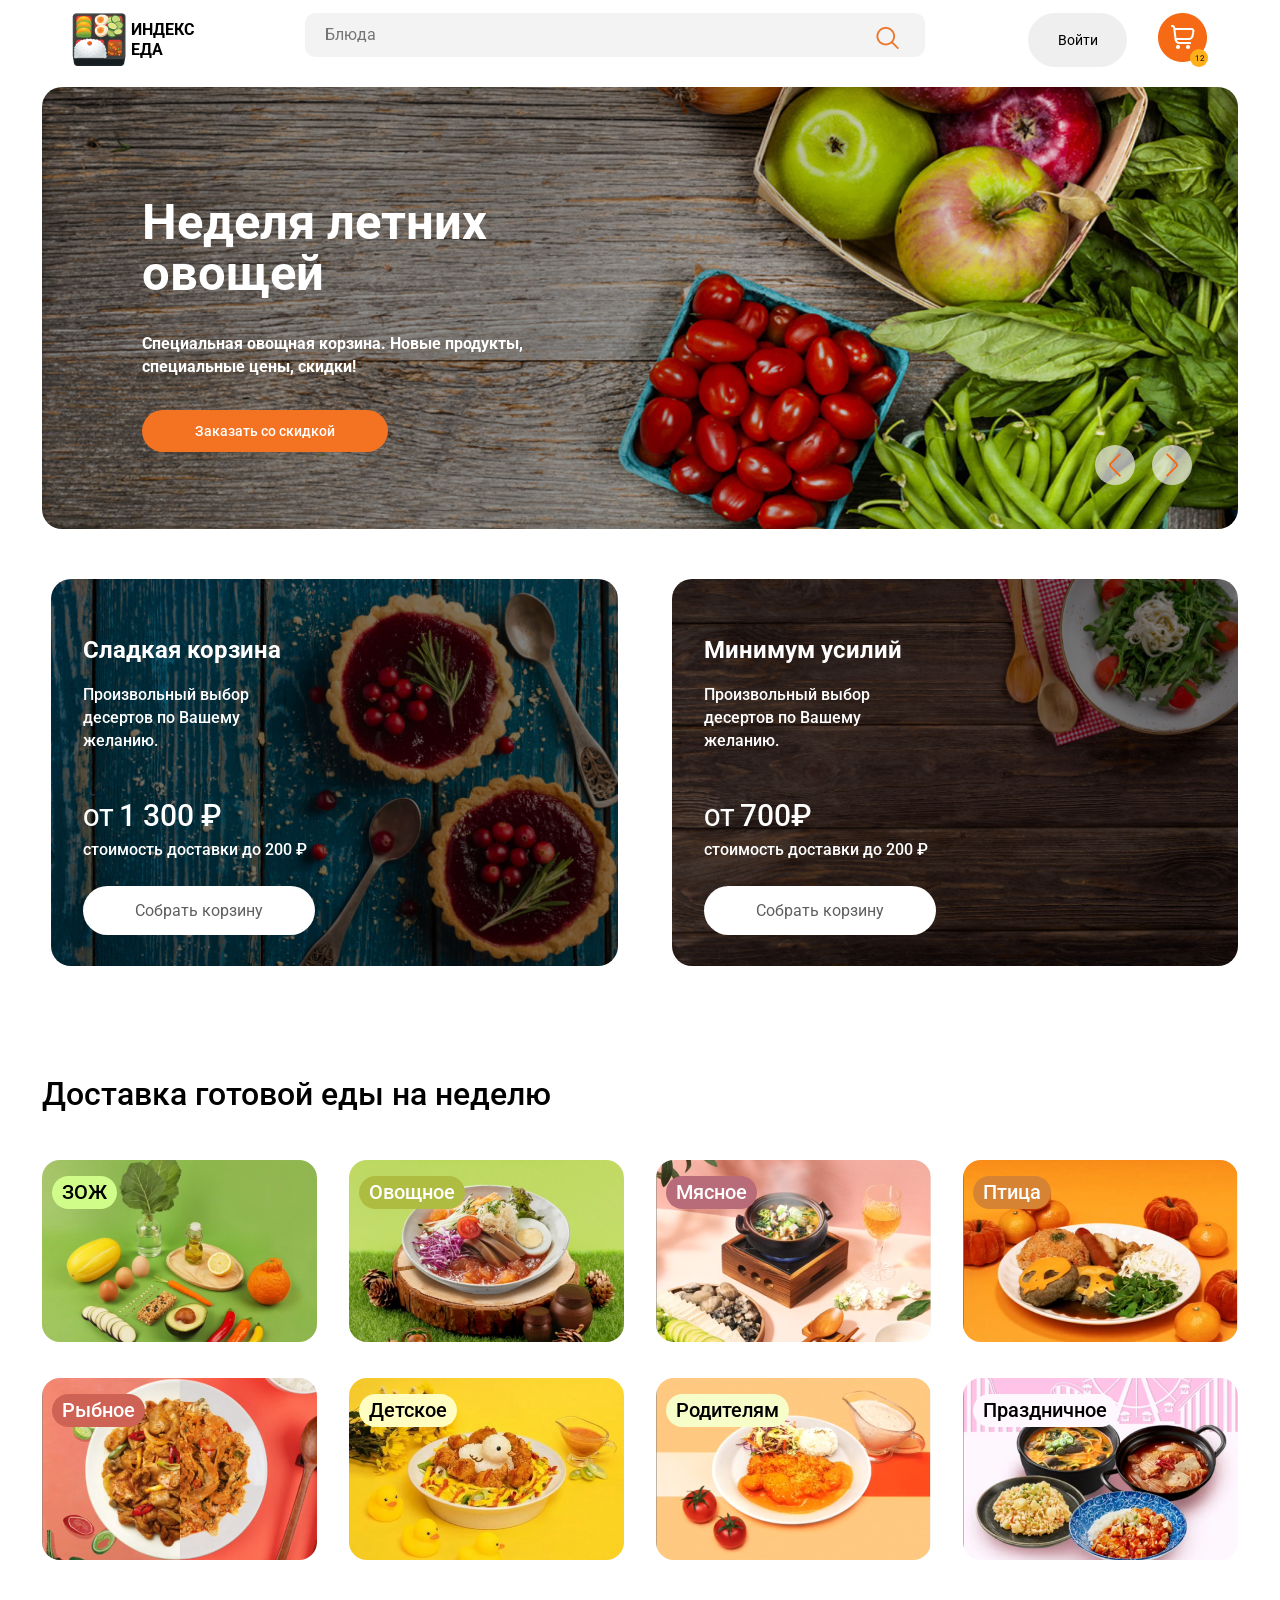
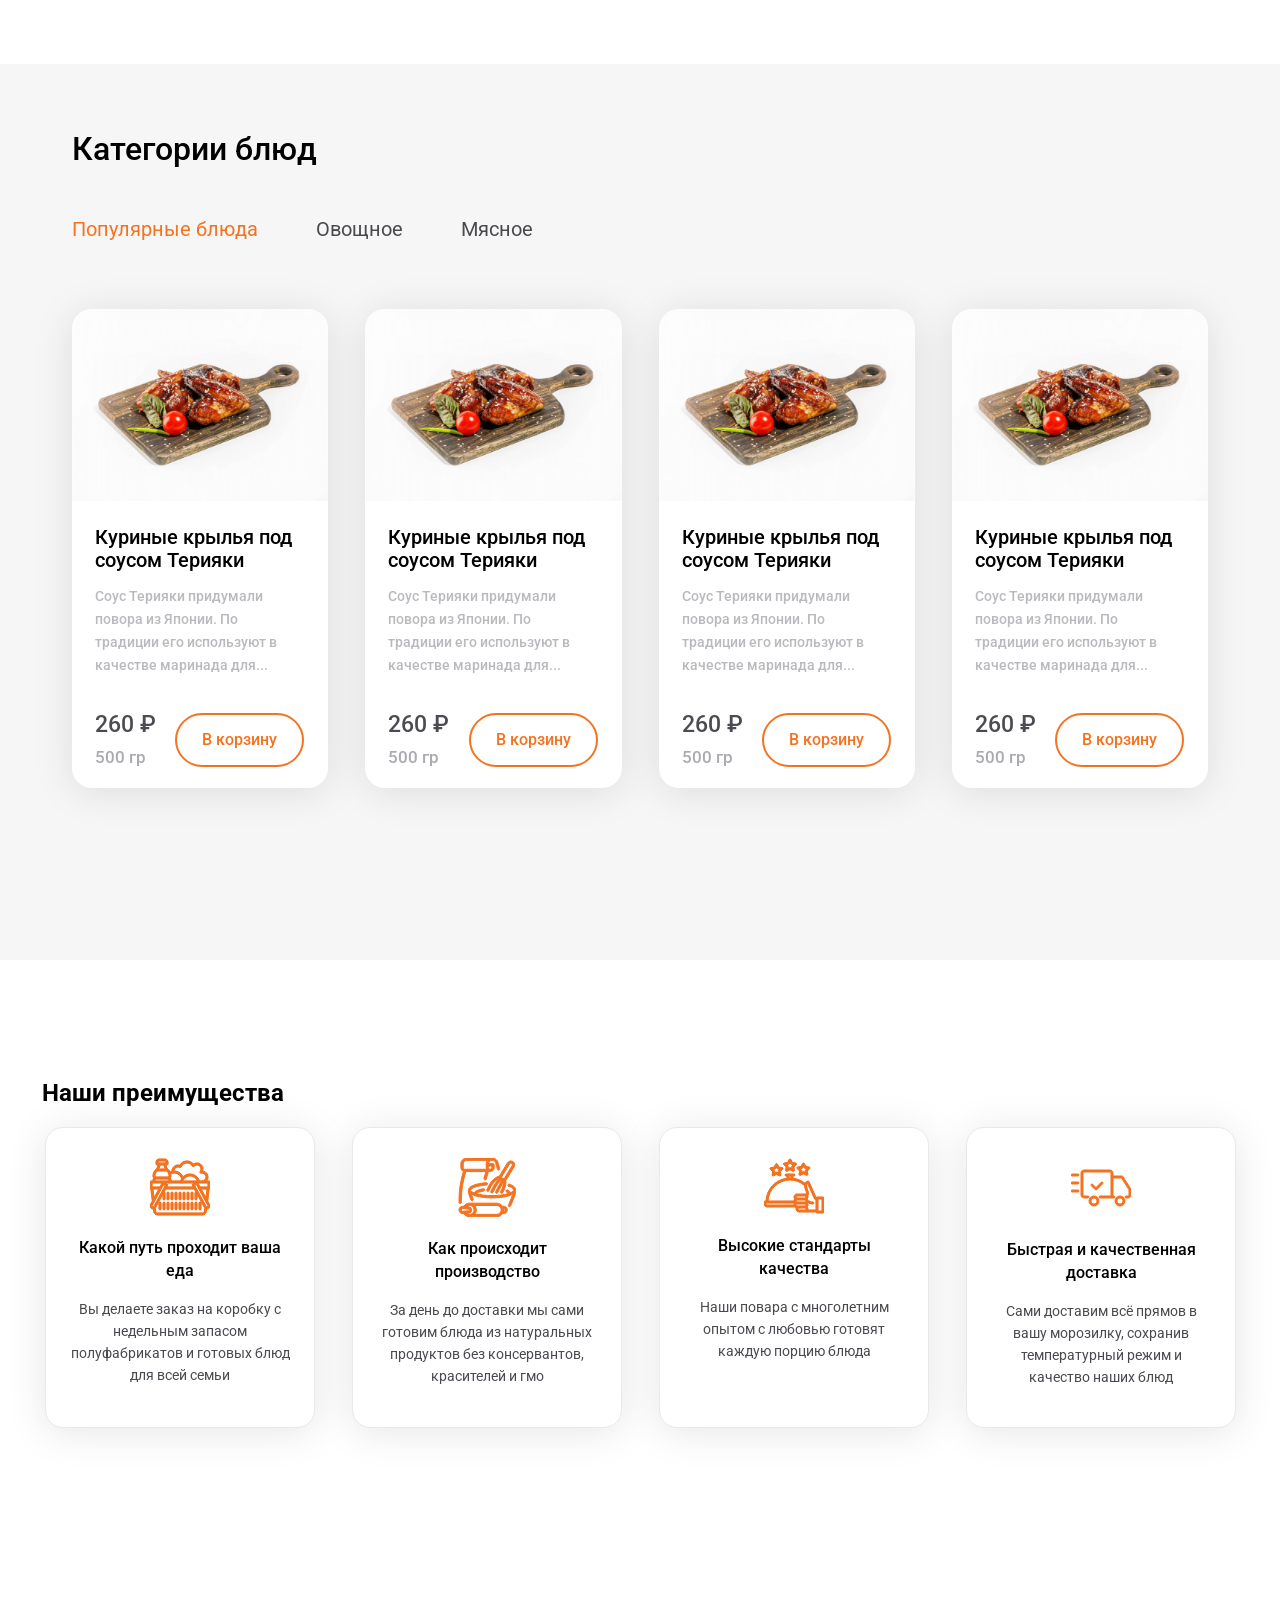
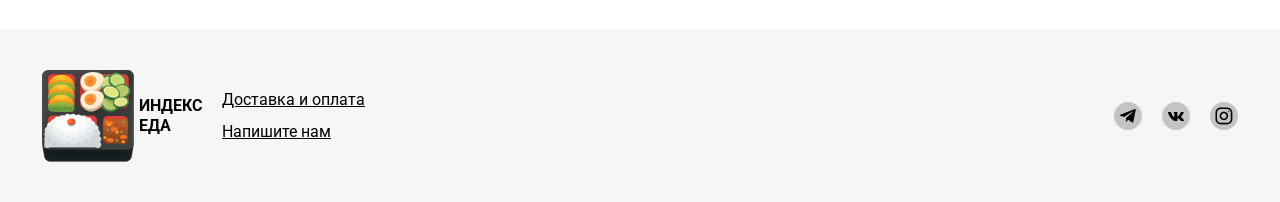
<file: index.html>
<!DOCTYPE html>
<html lang="ru">

<head>
    <meta charset="UTF-8">
    <meta http-equiv="X-UA-Compatible" content="IE=edge">
    <meta name="viewport" content="width=device-width, initial-scale=1.0">
    <title>index eda</title>
    <link rel="preconnect" href="https://fonts.googleapis.com">
    <link rel="preconnect" href="https://fonts.gstatic.com" crossorigin>
    <link href="https://fonts.googleapis.com/css2?family=Roboto:wght@400;500;700&display=swap" rel="stylesheet">
    <link rel="stylesheet" href="normalize.css">
    <link rel="stylesheet" href="owl.carousel.min.css">
    <link rel="stylesheet" href="owl.theme.default.min.css">
    <link rel="stylesheet" href="styles.css">
    <link rel="stylesheet" href="mobile.css" media="(max-width:768px)">
    <script src="jquery.js" defer></script>
    <script src="owl.carousel.min.js" defer></script>
    <script src="jquery-ui.min.js" defer></script>
    <script src="script.js" defer></script>
    <script src="search.js" defer></script>
</head>

<body>
    <header>
        <div class="logo">
            <img src="images/Layer_1.png" alt="Логотип">
            <span>индекс еда</span>
        </div>

        <div class="search-form">
            <input class="search" type="text" placeholder="Блюда">
            <button type="button" class="search-icon">
                <img src="images/search-icon.png" alt="Кнопка поиска">
            </button>
        </div>

        <div class="user-nav">
            <button type="button" class="enter">Войти</button>

            <button type="button" class="cart-icon">
                <div class="cart-index">12</div>
            </button>
        </div>
        <button type="button" class="search-mobile"></button>
    </header>
    <section class="slader owl-carousel">
        <div class="slider-item slider-bg1">
            <h1>Неделя летних овощей</h1>
            <h2>Специальная овощная корзина. Новые продукты,
                специальные цены, скидки!</h2>
            <button type="button" class="slader-bth">Заказать со скидкой</button>
        </div>
        <div class="slider-item slider-bg2">
            <h1>Неделя осенних овощей</h1>
            <h2>Специальная овощная корзина. Новые продукты,
                специальные цены, скидки!</h2>
            <button type="button" class="slader-bth">Заказать со скидкой</button>
        </div>
        <div class="slider-item slider-bg3">
            <h1>Витаминная неделя</h1>
            <h2>Специальная овощная корзина. Новые продукты,
                специальные цены, скидки!</h2>
            <button type="button" class="slader-bth">Заказать со скидкой</button>
        </div>

    </section>
    <section class="bonus">
        <div class="bonus-item bonus-bg1">
            <h3>Сладкая корзина</h3>
            <p>Произвольный выбор
                десертов по Вашему
                желанию.</p>
            <p class="price">ОТ <span>1 300 ₽</span> </p>
            <p>стоимость доставки до 200 ₽</p>
            <button type="button" class="bonus-btn">Собрать корзину</button>
        </div>
        <div class="bonus-item bonus-bg2">
            <h3>Минимум усилий</h3>
            <p>Произвольный выбор
                десертов по Вашему
                желанию.</p>
            <p class="price">ОТ <span>700₽</span> </p>
            <p>стоимость доставки до 200 ₽</p>
            <button type="button" class="bonus-btn">Собрать корзину</button>
        </div>
    </section>
    <section class="delivery">
        <h2>Доставка готовой еды на неделю</h2>
        <div class="galary">
            <figure>
                <img src="images/deliv-1.png" alt="зож">
                <figcaption class="deliv-1">ЗОЖ</figcaption>
            </figure>
            <figure>
                <img src="images/deliv-2.png" alt="Овощное">
                <figcaption class="deliv-2">Овощное</figcaption>
            </figure>
            <figure>
                <img src="images/deliv-3.png" alt="Мясное">
                <figcaption class="deliv-3">Мясное</figcaption>
            </figure>
            <figure>
                <img src="images/deliv-4.png" alt="Птица">
                <figcaption class="deliv-4">Птица</figcaption>
            </figure>

            <figure>
                <img src="images/deliv-5.png" alt="Рыбное">
                <figcaption class="deliv-5">Рыбное</figcaption>
            </figure>
            <figure>
                <img src="images/deliv-6.png" alt="Детское">
                <figcaption class="deliv-6">Детское</figcaption>
            </figure>
            <figure>
                <img src="images/deliv-7.png" alt="Родителям">
                <figcaption class="deliv-7">Родителям</figcaption>
            </figure>
            <figure>
                <img src="images/deliv-8.png" alt="Праздничное">
                <figcaption class="deliv-8">Праздничное</figcaption>
            </figure>
        </div>
    </section>
    <section class="catolog">
        <section class="categories">
            <h2>Категории блюд</h2>
            <div id="tabset">
                <ul>
                    <li><a href="#popular">Популярные блюда</a></li>
                    <li><a href="#veget">Овощное</a></li>
                    <li><a href="#meat">Мясное</a></li>
                </ul>
                <div class="food-exemple" id="popular">
                    <div class="food-item">
                        <img src="images/food1.png" alt="Куриные крылья под
                соусом Терияки">
                        <h3>Куриные крылья под
                            соусом Терияки</h3>
                        <p>Соус Терияки придумали повора из Японии. По традиции его используют в качестве маринада
                            для...
                        </p>
                        <div class="food-info">
                            <div class="food-details">
                                <span class="price">260 ₽</span>
                                <span class="weight">500 гр</span>
                            </div>
                            <button type="button" class="food-cart">В корзину</button>
                        </div>
                    </div>
                    <div class="food-item">
                        <img src="images/food1.png" alt="Куриные крылья под
                    соусом Терияки">
                        <h3>Куриные крылья под
                            соусом Терияки</h3>
                        <p>Соус Терияки придумали повора из Японии. По традиции его используют в качестве маринада
                            для...</p>
                        <div class="food-info">
                            <div class="food-details">
                                <span class="price">260 ₽</span>
                                <span class="weight">500 гр</span>
                            </div>
                            <button type="button" class="food-cart">В корзину</button>
                        </div>
                    </div>
                    <div class="food-item">
                        <img src="images/food1.png" alt="Куриные крылья под
                        соусом Терияки">
                        <h3>Куриные крылья под
                            соусом Терияки</h3>
                        <p>Соус Терияки придумали повора из Японии. По традиции его используют в качестве маринада
                            для...</p>
                        <div class="food-info">
                            <div class="food-details">
                                <span class="price">260 ₽</span>
                                <span class="weight">500 гр</span>
                            </div>
                            <button type="button" class="food-cart">В корзину</button>
                        </div>
                    </div>
                    <div class="food-item">
                        <img src="images/food1.png" alt="Куриные крылья под
                        соусом Терияки">
                        <h3>Куриные крылья под
                            соусом Терияки</h3>
                        <p>Соус Терияки придумали повора из Японии. По традиции его используют в качестве
                            маринада для...</p>
                        <div class="food-info">
                            <div class="food-details">
                                <span class="price">260 ₽</span>
                                <span class="weight">500 гр</span>
                            </div>
                            <button type="button" class="food-cart">В корзину</button>
                        </div>
                    </div>
                </div>

                <div class="food-exemple" id="veget">
                    <div class="food-item">
                        <img src="images/food1.png" alt="Куриные крылья под
                соусом Терияки">
                        <h3>Овощи под
                            соусом Терияки</h3>
                        <p>Соус Терияки придумали повора из Японии. По традиции его используют в качестве маринада
                            для...
                        </p>
                        <div class="food-info">
                            <div class="food-details">
                                <span class="price">260 ₽</span>
                                <span class="weight">500 гр</span>
                            </div>
                            <button type="button" class="food-cart">В корзину</button>
                        </div>
                    </div>
                    <div class="food-item">
                        <img src="images/food1.png" alt="Куриные крылья под
                    соусом Терияки">
                        <h3>Овощи под
                            соусом Терияки</h3>
                        <p>Соус Терияки придумали повора из Японии. По традиции его используют в качестве маринада
                            для...</p>
                        <div class="food-info">
                            <div class="food-details">
                                <span class="price">260 ₽</span>
                                <span class="weight">500 гр</span>
                            </div>
                            <button type="button" class="food-cart">В корзину</button>
                        </div>
                    </div>
                    <div class="food-item">
                        <img src="images/food1.png" alt="Куриные крылья под
                        соусом Терияки">
                        <h3>Овощи под
                            соусом Терияки</h3>
                        <p>Соус Терияки придумали повора из Японии. По традиции его используют в качестве маринада
                            для...</p>
                        <div class="food-info">
                            <div class="food-details">
                                <span class="price">260 ₽</span>
                                <span class="weight">500 гр</span>
                            </div>
                            <button type="button" class="food-cart">В корзину</button>
                        </div>
                    </div>
                    <div class="food-item">
                        <img src="images/food1.png" alt="Куриные крылья под
                        соусом Терияки">
                        <h3>Овощи под
                            соусом Терияки</h3>
                        <p>Соус Терияки придумали повора из Японии. По традиции его используют в качестве
                            маринада для...</p>
                        <div class="food-info">
                            <div class="food-details">
                                <span class="price">260 ₽</span>
                                <span class="weight">500 гр</span>
                            </div>
                            <button type="button" class="food-cart">В корзину</button>
                        </div>
                    </div>
                </div>

                <div class="food-exemple" id="meat">
                    <div class="food-item">
                        <img src="images/food1.png" alt="Куриные крылья под
                соусом Терияки">
                        <h3> Свенина под
                            соусом Терияки</h3>
                        <p>Соус Терияки придумали повора из Японии. По традиции его используют в качестве маринада
                            для...
                        </p>
                        <div class="food-info">
                            <div class="food-details">
                                <span class="price">260 ₽</span>
                                <span class="weight">500 гр</span>
                            </div>
                            <button type="button" class="food-cart">В корзину</button>
                        </div>
                    </div>
                    <div class="food-item">
                        <img src="images/food1.png" alt="Куриные крылья под
                    соусом Терияки">
                        <h3>Свенина под
                            соусом Терияки</h3>
                        <p>Соус Терияки придумали повора из Японии. По традиции его используют в качестве маринада
                            для...</p>
                        <div class="food-info">
                            <div class="food-details">
                                <span class="price">260 ₽</span>
                                <span class="weight">500 гр</span>
                            </div>
                            <button type="button" class="food-cart">В корзину</button>
                        </div>
                    </div>
                    <div class="food-item">
                        <img src="images/food1.png" alt="Куриные крылья под
                        соусом Терияки">
                        <h3> Свенина под
                            соусом Терияки</h3>
                        <p>Соус Терияки придумали повора из Японии. По традиции его используют в качестве маринада
                            для...</p>
                        <div class="food-info">
                            <div class="food-details">
                                <span class="price">260 ₽</span>
                                <span class="weight">500 гр</span>
                            </div>
                            <button type="button" class="food-cart">В корзину</button>
                        </div>
                    </div>
                    <div class="food-item">
                        <img src="images/food1.png" alt="Куриные крылья под
                        соусом Терияки">
                        <h3>Свенина под
                            соусом Терияки</h3>
                        <p>Соус Терияки придумали повора из Японии. По традиции его используют в качестве
                            маринада для...</p>
                        <div class="food-info">
                            <div class="food-details">
                                <span class="price">260 ₽</span>
                                <span class="weight">500 гр</span>
                            </div>
                            <button type="button" class="food-cart">В корзину</button>
                        </div>
                    </div>
                </div>
            </div>
        </section>
    </section>
    <section class="benefits">
        <h2>Наши преимущества</h2>
        <div class="benefits-cards">
            <div class="benefits-item">
                <svg width="60" height="58" xmlns="http://www.w3.org/2000/svg">
                    <use xlink:href="images/icons.svg#card1"></use>
                </svg>
                <h3>Какой путь проходит
                    ваша еда</h3>
                <p>Вы делаете заказ на коробку
                    с недельным запасом
                    полуфабрикатов и готовых блюд
                    для всей семьи</p>
            </div>
            <div class="benefits-item">
                <svg width="58" height="59" xmlns="http://www.w3.org/2000/svg">
                    <use xlink:href="images/icons.svg#card2"></use>
                </svg>
                <h3>Как происходит
                    производство</h3>
                <p>За день до доставки мы сами готовим блюда из натуральных продуктов без консервантов, красителей и гмо
                </p>
            </div>
            <div class="benefits-item">
                <svg width="60" height="56" xmlns="http://www.w3.org/2000/svg">
                    <use xlink:href="images/icons.svg#card3"></use>
                </svg>
                <h3>Высокие стандарты
                    качества</h3>
                <p>Наши повара с многолетним опытом с любовью готовят каждую порцию блюда</p>
            </div>
            <div class="benefits-item">
                <svg width="60" height="60" xmlns="http://www.w3.org/2000/svg">
                    <use xlink:href="images/icons.svg#card4"></use>
                </svg>
                <h3>Быстрая и качественная
                    доставка</h3>
                <p>Сами доставим всё прямов
                    в вашу морозилку, сохранив
                    температурный режим
                    и качество наших блюд</p>
            </div>
        </div>
    </section>
    <footer>
        <div class="end">
            <div class="footer-info">
                <div class="logo">
                    <img src="images/logo-end.png" alt="Логотип">
                    <span>индекс еда</span>
                </div>
                <ul>
                    <li><a href="#">Доставка и оплата</a></li>
                    <li><a href="#">Напишите нам</a></li>
                </ul>
            </div>

            <div class="social">
                <img src="images/telegram.png" alt="telegram">
                <img src="images/vk.png" alt="vk">
                <img src="images/instagram.png" alt="instagram">
            </div>
        </div>

    </footer>
</body>

</html>
</file>
<file: styles.css>
*{
    box-sizing: border-box;
}
body{
    font-family: Roboto,arial, sans-serif;
    color:black;
}
a{
    text-decoration: none;
}
button{
    border: none;
    cursor: pointer;
}
header{
    max-width:1196px;
    margin:0 auto ;
    display: flex;
    justify-content: space-between;
    padding: 13px 30px 20px;
}
.logo{
    display: flex;
    width: 130px;
    font-weight: 700;
    font-size: 16px;
    line-height: 20px;
    text-transform: uppercase;
    gap: 5px;
}
.logo span{
    align-self: center;
}
.search{
    background: rgba(238, 238, 238, 0.71);
    border-radius: 10px;
    width: 100%;
    padding:13px 55px 13px 20px ;
    border: none;

}
.search-icon{
    background:transparent;
    border: none;
    position: absolute;
    top:13px;
    right: 20px;
}
.search-form{
    position: relative;
    min-width: 620px;
}
.search-mobile{
    display: none;
}
.enter{
    width: 99px;
    font-size: 14px;
    padding: 16px 25px;
    border: none;
    border-radius: 50px;
}
.cart-icon{
    width: 50px;
    height: 54px;
    background:  url(images/cart.png) no-repeat;
    position: relative;
    border: none;
}
.cart-index{
    font-size: 8px;
    background: #ffaf19;
    width: 18px;
    height: 18px;
    border-radius: 50%;
    position: absolute;
    right: 0;
    bottom: 0;
    padding: 5px;
}
.user-nav{
    display: flex;
    gap: 31px;
}
.slader{
    max-width: 1196px;
    margin:0 auto ;
    
}
.slider-item h1{
    font-size: 49px;
    line-height: 51px;
    color: #fff;
    width: 380px;

}
.slider-item h2{
    font-size: 16px;
    line-height: 23px;
    color: #fff;
    width: 389px;
    margin-bottom:32px ;
}

.slader-bth{
    width: 246px;
    background: #F47322;
    border-radius: 25px;
    padding: 13px 52px;
    color: #fff;
    font-size: 14px;
    font-weight: 500;
}
.slider-bg1{
    background-image:linear-gradient(90deg, rgba(0, 0, 0, 0.43) 40.45%, rgba(0, 0, 0, 0) 100%), url(images/slider-bg1.png);
}
.slider-bg2{
    background-image:linear-gradient(90deg, rgba(0, 0, 0, 0.43) 40.45%, rgba(0, 0, 0, 0) 100%), url(images/slider-bg2.png);
}
.slider-bg3{
    background-image:linear-gradient(90deg, rgba(0, 0, 0, 0.43) 40.45%, rgba(0, 0, 0, 0) 100%), url(images/slider-bg3.png);
}
.slider-item{
    background-repeat: no-repeat;
    background-size: cover;
    border-radius: 20px;
    padding: 77px 100px;
}
.bonus{
    max-width: 1196px;
    margin:50px auto;
    display: flex;
    gap: 54px;
    font-weight: 500;
    padding-left: 9px;
}
.bonus-item{
    flex-basis: 50%;
    padding: 36px 32px 31px;
    border-radius: 20px;
    max-width: 570;
    color: #fff;
    background-repeat: no-repeat;
    background-size: cover;

}
.bonus-bg1{
    background-image:linear-gradient(0deg, rgba(0, 0, 0, 0.3), rgba(0, 0, 0, 0.3)), url(images/bonus-bg1.png);
}
.bonus-bg2{
    background-image:linear-gradient(0deg, rgba(0, 0, 0, 0.3), rgba(0, 0, 0, 0.3)), url(images/bonus-bg2.png);
    
}
.bonus h3{
    font-size: 24px;
    line-height: 23px;
    margin-bottom: 21px;

}
.bonus p{
    font-size: 16px;
    line-height: 23px;
    width: 225px;
    margin-bottom: 0;
    margin-top: 0;
    

}
.bonus .price span{
    font-size: 30px;
}
.bonus .price{
    font-size: 24px;
    line-height: 23px;
    margin-top:52px ;
    margin-bottom: 8px;
    
}
.bonus-btn{
    background: #FFFFFF;
    border-radius: 50px;
    border: none;
    padding: 13px 52px;
    font-size: 16px;
    line-height: 23px;
    color: #5F5F61;
    margin-top: 25px;
}
.owl-carousel .owl-nav button.owl-prev{
    background: url(images/arrow-left.png) no-repeat 50% 50%rgba(235, 235, 235, 0.7);
    width: 40px;
    height: 40px;
    border-radius: 50%;
    margin-right: 17px;
}
.owl-carousel .owl-nav button.owl-next{
    background: url(images/arrow-right.png) no-repeat 50% 50%rgba(235, 235, 235, 0.7);
    width: 40px;
    height: 40px;
    border-radius: 50%;
}
.owl-carousel .owl-nav span{
    display: none;
}
.owl-nav{
    position: absolute;
    right: 46px;
    bottom: 39px;
}
.delivery{
    max-width: 1196px;
    margin: 110px auto 0;
}
.delivery h2 {
    font-weight: 500;
    font-size: 32px;
    margin-bottom: 47px;
}
.delivery .galary{
    display: flex;
    flex-wrap: wrap;
    gap: 32px;
    
}
.galary figure{
    border-radius: 18px;
    position: relative;
    margin: 0;
}
.galary img{
    border-radius: 18px;
    max-width: 100%;
}
.galary figcaption{
    position: absolute;
    left: 10px;
    top:16px ;
    border-radius: 30px;
    font-weight: 500;
    font-size: 20px;
    line-height: 23px;  
}
.deliv-1{
    padding: 5px 10px;
    background: #D0FD89;
}
.deliv-2{
    padding: 5px 10px;
    background: #AEBC41;
    color: #fff ;
}
.deliv-3{
    padding: 5px 10px;
    background: #B86B78;
    color: #fff;
}
.deliv-4{
    padding: 5px 10px;
    background: #D68334;
    color: #fff;
}
.deliv-5{
    padding: 5px 10px;
    background: #CD6255;
    color: #fff;
}
.deliv-6{
    padding: 5px 10px;
    background: #FFFDBF;
}
.deliv-7{
    padding: 5px 10px;
    background: #F6FDC8;
}
.deliv-8{
    padding: 5px 10px;
    background: #FEF7FE;
}

.catolog{
    width: 100%;
    background: #f6f6f6;
    margin-top: 100px;
    padding-top: 40px;
    padding-bottom: 172px;

}
.categories{
    max-width: 1196px;
    margin: 0 auto;
    padding-left: 30px;
    padding-right: 30px;
}
.categories h2{
    font-weight: 500;
    font-size: 32px;
}
.categories ul{
    list-style: none;
    margin: 50px 0 68px;
    padding: 0;
    display: flex;
    gap: 58px;
    flex-wrap: wrap;
    
}
.categories a{
    font-size: 20px;
    color: #49494F;
}
.ui-tabs-active .ui-tabs-anchor {
    color: #F37321;
}
.food-item{
    background: #FFFFFF;
    box-shadow: 0px 4px 40px rgba(0, 0, 0, 0.1);
    border-radius: 20px;
    flex-basis: calc((100% - 37px*3) / 4);
}
.food-item img{
    border-radius: 20px 20px 0 0;
    max-width: 100%;
}
.food-item h3{
    font-weight: 500;
    font-size: 20px;
    line-height: 23px;
    color: #000000;
    margin: 21px 23px 13px;
}
.food-item p{
    font-weight: 500;
    line-height: 23px;
    font-size: 14px;
    color: #B9B9BE;
    margin: 13px 27px 36px 23px;
}
.food-info .price{
    font-weight: 500;
    font-size: 23px;
    line-height: 23px;
    color: #4B4B51;
}
.food-info .weight{
    font-weight: 500;
    font-size: 17px;
    line-height: 20px;
    color: #AAAAB1;
}
.food-info .food-cart{
    border: 2px solid #F37321;
    border-radius: 33px;
    background: #fff;
    color:#F37321;
    font-weight: 500;
    font-size: 16px;
    padding: 16px 25px 15px;
}
.food-info{
    margin: 36px 24px 0 23px;
    display: flex;
    justify-content: space-between;
    padding-bottom: 21px;
}
.food-details{
    display: flex;
    flex-direction: column;
    justify-content: space-between;
}
.food-exemple{
    display: flex;
    gap: 37px;

}
.benefits{
    max-width: 1196px;
    margin: 0 auto;
    padding-top: 100px;
    padding-bottom: 202px;
}
.benefits-cards{
    display: flex;
    flex-wrap: wrap;
    justify-content: center;
    gap: 37px;
}
.benefits-item svg{
    fill: #F37321;
    stroke: #F37321;
}
.benefits-item:hover svg{
    fill:#fff;
    stroke: #fff;
    stroke-width: 1;

}
.benefits-item{
    background: #FFFFFF;
    border: 1px solid #E9E9E9;
    box-shadow: 0px 4px 40px rgba(0, 0, 0, 0.1);
    border-radius: 18px;
    padding:  30px 23px 25px 24px;
    text-align: center;
    flex-basis: 270px;
}
.benefits-item:hover{
    background: #F37321;
    border: 1px solid #F37321;
    box-shadow: 0px 4px 40px rgba(0, 0, 0, 0.1);
    color: #fff;
}
.benefits-item h3{
    font-weight: 500;
    font-size: 16px;
    line-height: 23px;
}
.benefits-item p{
    font-weight: 400;
    font-size: 14px;
    line-height: 22px;
    color: #49494F;
}
.benefits-item:hover p{
    color: #fff;
}
footer{
    background: #F6F6F6;
    padding-top: 40px;
    padding-bottom: 40px;
}
.end{
    max-width: 1196px;
    margin: 0 auto;
    display: flex;
    justify-content: space-between;
    flex-wrap: wrap;
}
.end ul{
    display: flex;
    gap: 50px;
    margin: 0;
    padding: 0;
    list-style: none;
    align-self: center;
    flex-wrap: wrap;
    
}
.footer-info {
    display: flex;
    gap: 50px;
    flex-wrap: wrap;
}
footer a{
    color: #000000;
    text-decoration: underline;
}
.social{
    display: flex;
    align-items: center;
    gap: 20px;
}
.food-info img{
    width: 101px;
    height: 101px;
}
.food-info span{
    font-weight: 700;
    font-size: 23px;
    line-height: 28px;
}
.end ul{
    gap: 14px;
    flex-direction: column;
}
</file>
<file: mobile.css>
header{
    max-width:768px;
    padding: 9px 22px 39px;
}
header .logo span{
    display: none;
} 
.cart-item{
    display: none;
}
.search-form{
    display: none;
    position: absolute;
    top: 70px;
    left: 22px;
    z-index: 10;
    width: calc(100%-44px);
    right: 22px;
    
    
}
.cart-icon{
    position: absolute;
    top:110px ;
    right: 18px;
    z-index: 5;
}
.search-mobile{
    width: 37px;
    height: 37px;
    background: url(images/search-icon.png) no-repeat center;
    display: block;
}
.bonus{
    flex-wrap: wrap;
    margin-top: 17px;
    

}
.search{
    background:#eeeeee;
    
}
.search-close{
    background: url(images/close.svg) no-repeat center;
}
.slader{
    padding-left: 0;
    padding-right: 0;
    max-width: 100%;
    
}
.slider-item{
    border-radius: 0;
    padding: 40px 20px;
    height: 415px;
    margin-bottom: 17px;
}
.slider-item h1{
    font-size: 35px;
    line-height: 51px;
    width: 90%;
    margin: 0 auto;

}
.slider-item h2{
    width: 90%;
    margin: 0 auto;
    margin-bottom:32px ;
}
.slader-bth{
    display: block;
    width: 260px;
    margin: 0 auto;
}
.owl-carousel .owl-nav button.owl-prev{
    margin-left: 16px;
}
.owl-carousel .owl-nav button.owl-next{
    margin-right: 16px;
    margin-left: 17px;
}
.owl-nav{
    right: auto;
    display: flex;
    justify-content: space-between;
    width: 100%;
}
.delivery{
    width: 100%;
    padding-left: 22px;
}
.gallery figure{
    flex-basis: 270px;
    width: 100%;
}
.benefits h2{
    padding-left: 30px;
    font-weight: 500;
    font-size: 32px;
    line-height: 38px;
}
.benefits{
    padding-top: 0;
}
.catolog{
    padding-bottom: 20px;
}
.food-exemple{
    flex-direction: column;
    flex-wrap: wrap;
}
.social{
    margin-top:29px ;
}
.food-item img{
    display: block;
    max-width: 50%;
    margin-left: 25%;
}
</file>
